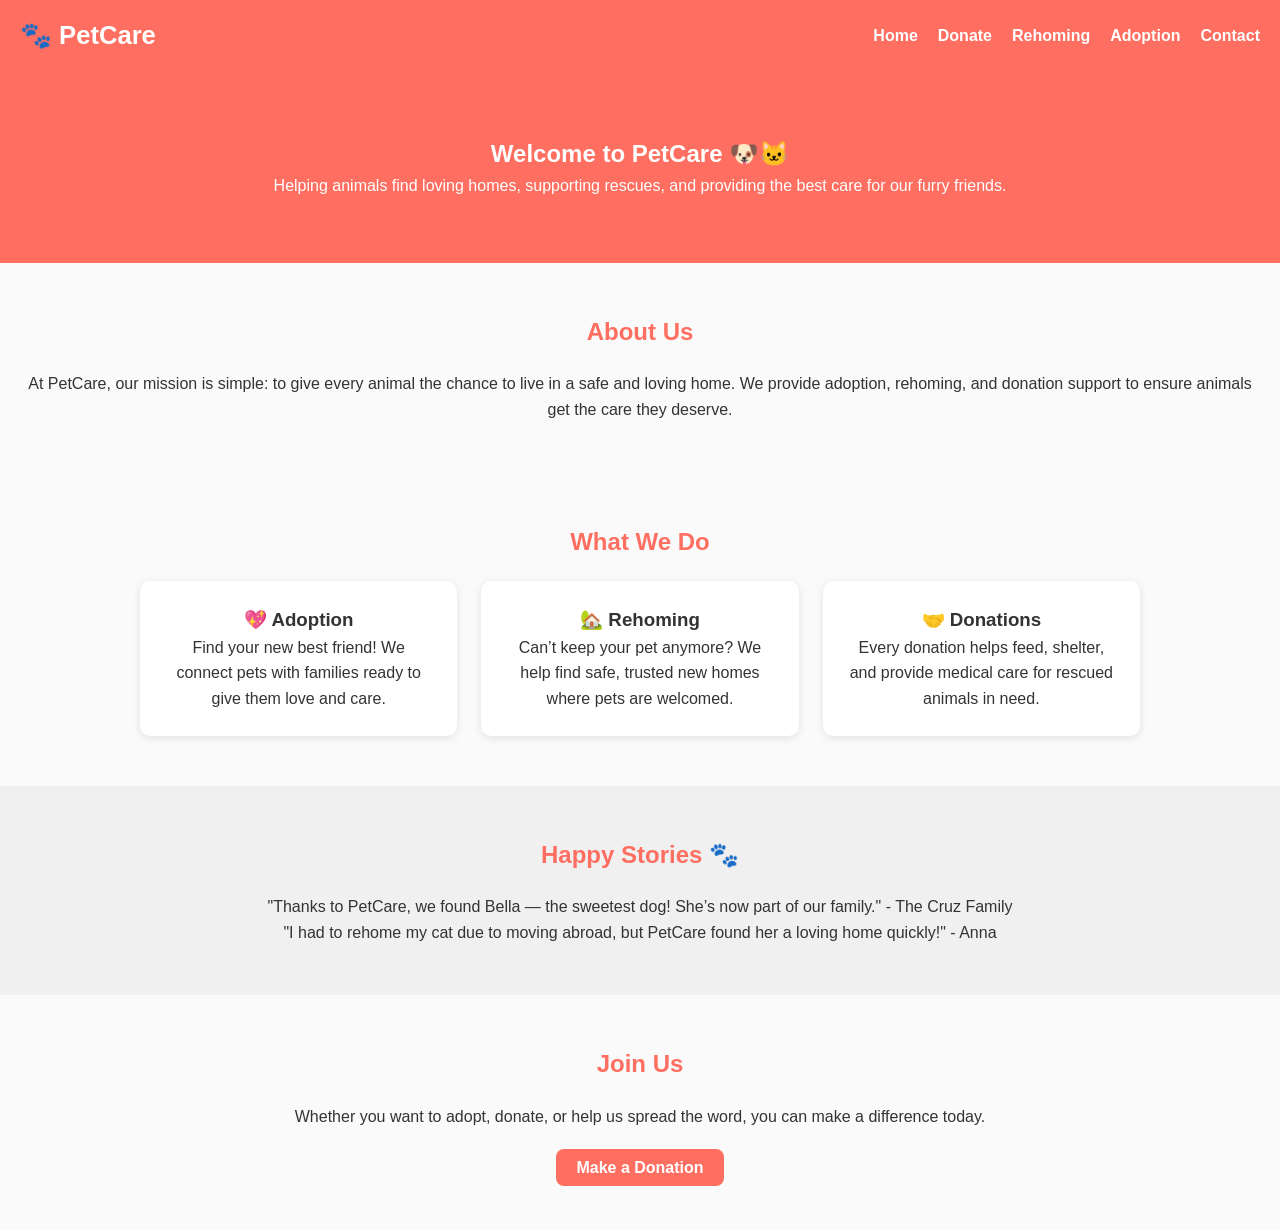
<file: index.html>
<!DOCTYPE html>
<html lang="en">
<head>
  <meta charset="UTF-8">
  <meta name="viewport" content="width=device-width, initial-scale=1.0">
  <title>PetCare - Home</title>
  <link rel="stylesheet" href="style.css">
</head>
<body>

  <!-- Navigation -->
  <header>
    <div class="logo">🐾 PetCare</div>
    <nav>
      <ul class="nav-links">
        <li><a href="index.html">Home</a></li>
        <li><a href="donate.html">Donate</a></li>
        <li><a href="rehome.html">Rehoming</a></li>
        <li><a href="adopt.html">Adoption</a></li>
        <li><a href="contact.html">Contact</a></li>
      </ul>
    </nav>
    <button class="menu-toggle">☰</button>
  </header>

  <!-- Hero Section -->
  <section style="background:#ff6f61; color:#fff; padding:4rem 2rem;">
    <h1>Welcome to PetCare 🐶🐱</h1>
    <p>Helping animals find loving homes, supporting rescues, and providing the best care for our furry friends.</p>
  </section>

  <!-- About Us -->
  <section>
    <h2>About Us</h2>
    <p>At PetCare, our mission is simple: to give every animal the chance to live in a safe and loving home. 
    We provide adoption, rehoming, and donation support to ensure animals get the care they deserve.</p>
  </section>

  <!-- Services -->
  <!-- Services -->
<section>
  <h2>What We Do</h2>
  <div class="services-grid">
    <a href="adopt.html" class="service-card">
      <h3>💖 Adoption</h3>
      <p>Find your new best friend! We connect pets with families ready to give them love and care.</p>
    </a>

    <a href="rehome.html" class="service-card">
      <h3>🏡 Rehoming</h3>
      <p>Can’t keep your pet anymore? We help find safe, trusted new homes where pets are welcomed.</p>
    </a>

    <a href="donate.html" class="service-card">
      <h3>🤝 Donations</h3>
      <p>Every donation helps feed, shelter, and provide medical care for rescued animals in need.</p>
    </a>
  </div>
</section>


  <!-- Testimonials -->
  <section style="background:#f0f0f0;">
    <h2>Happy Stories 🐾</h2>
    <p>"Thanks to PetCare, we found Bella — the sweetest dog! She’s now part of our family." - The Cruz Family</p>
    <p>"I had to rehome my cat due to moving abroad, but PetCare found her a loving home quickly!" - Anna</p>
  </section>

  <!-- Call to Action -->
  <section>
    <h2>Join Us</h2>
    <p>Whether you want to adopt, donate, or help us spread the word, you can make a difference today.</p> <br>
    <a href="donate.html" style="background:#ff6f61;color:#fff;padding:10px 20px;border-radius:8px;text-decoration:none;font-weight:bold;">Make a Donation</a>
  </section>

  <script src="script.js"></script>
</body>
</html>
</file>
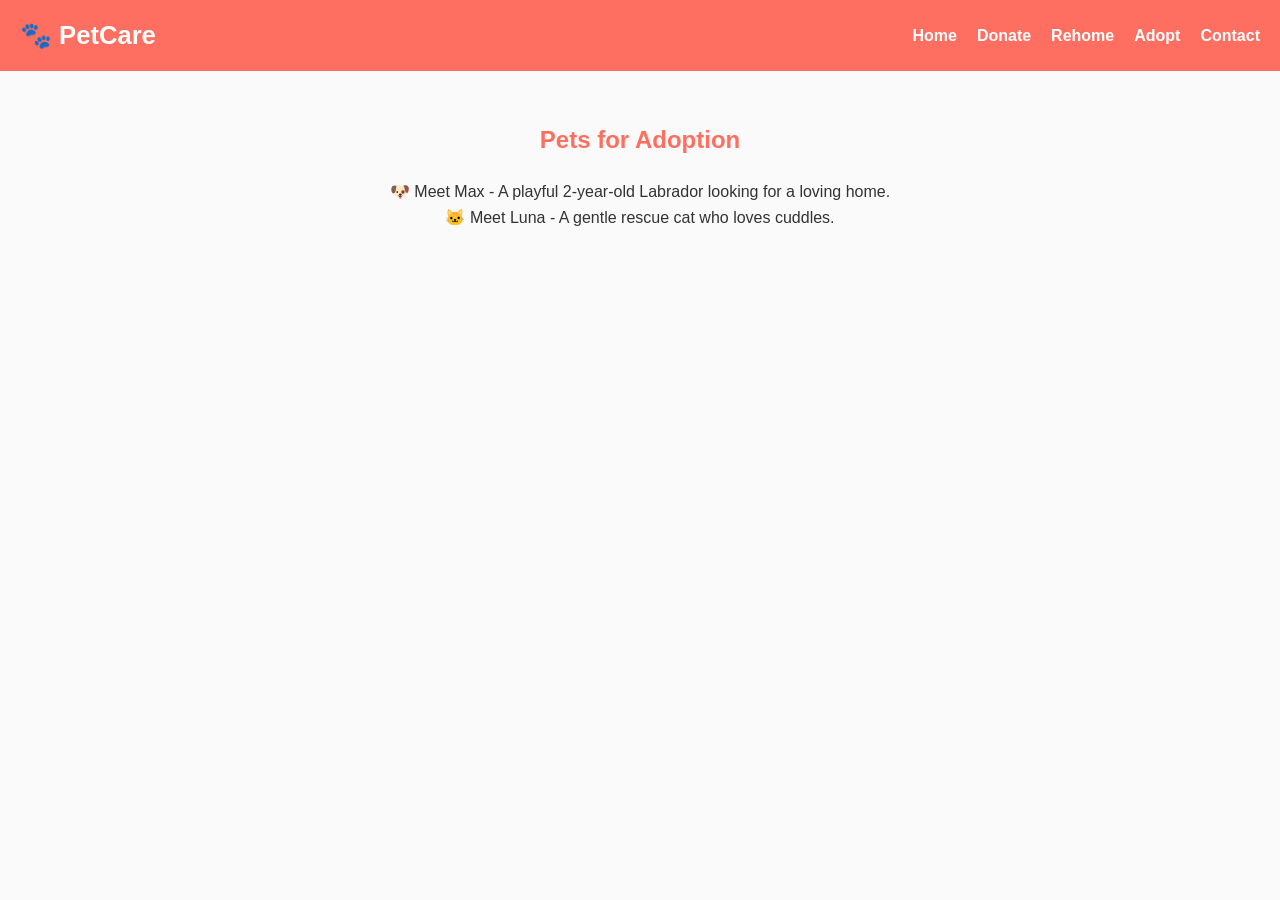
<file: adopt.html>
<!DOCTYPE html>
<html lang="en">
<head>
  <meta charset="UTF-8">
  <meta name="viewport" content="width=device-width, initial-scale=1.0">
  <title>PetCare - Adopt</title>
  <link rel="stylesheet" href="style.css">
</head>
<body>

  <header>
    <div class="logo">🐾 PetCare</div>
    <button class="menu-toggle">☰</button>
    <nav>
      <ul>
        <li><a href="index.html">Home</a></li>
        <li><a href="donate.html">Donate</a></li>
        <li><a href="rehome.html">Rehome</a></li>
        <li><a href="adopt.html" class="active">Adopt</a></li>
        <li><a href="contact.html">Contact</a></li>
      </ul>
    </nav>
  </header>

  <section>
    <h2>Pets for Adoption</h2>
    <p>🐶 Meet Max - A playful 2-year-old Labrador looking for a loving home.</p>
    <p>🐱 Meet Luna - A gentle rescue cat who loves cuddles.</p>
  </section>

  <script src="script.js"></script>
</body>
</html>
</file>
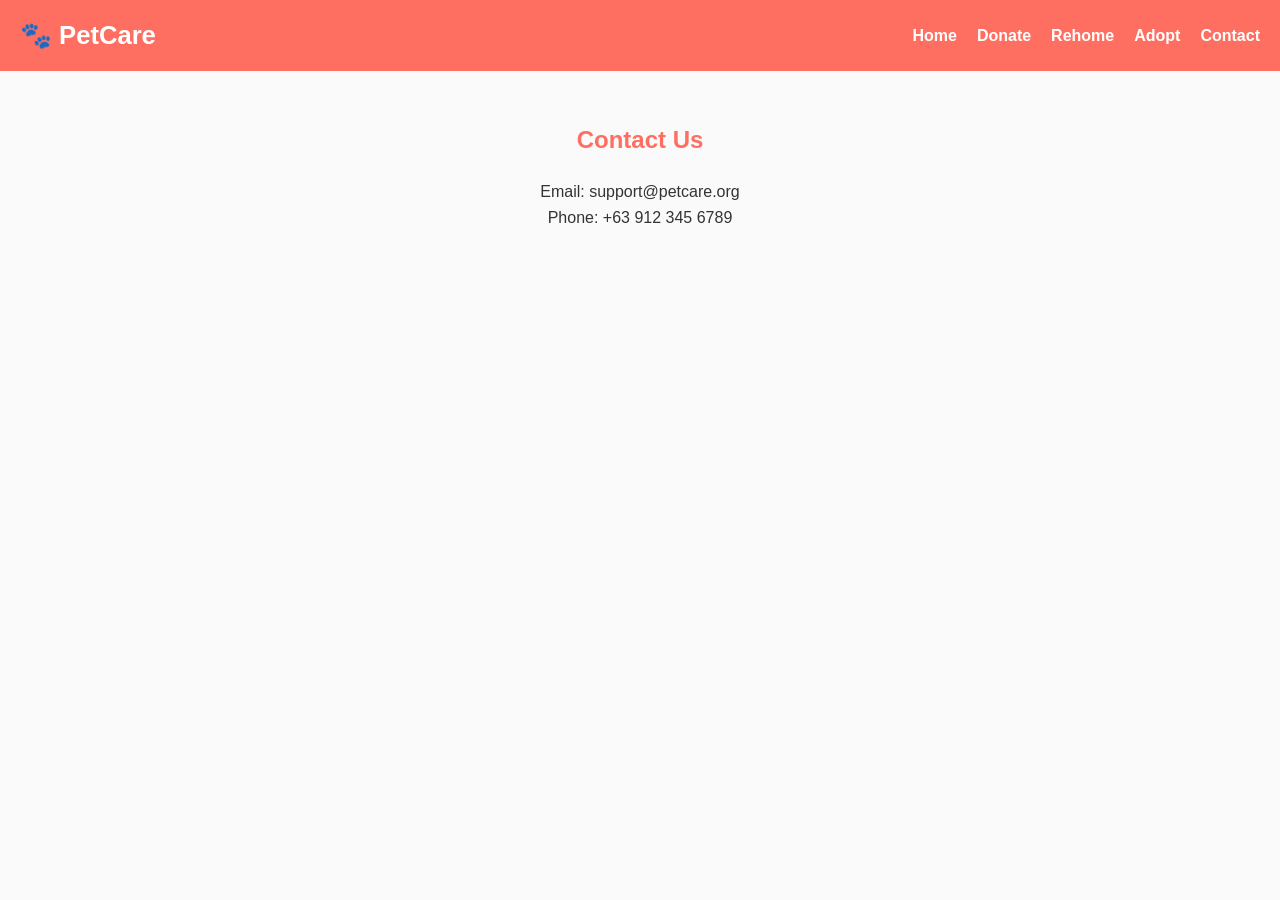
<file: contact.html>
<!DOCTYPE html>
<html lang="en">
<head>
  <meta charset="UTF-8">
  <meta name="viewport" content="width=device-width, initial-scale=1.0">
  <title>PetCare - Contact</title>
  <link rel="stylesheet" href="style.css">
</head>
<body>

  <header>
    <div class="logo">🐾 PetCare</div>
    <button class="menu-toggle">☰</button>
    <nav>
      <ul>
        <li><a href="index.html">Home</a></li>
        <li><a href="donate.html">Donate</a></li>
        <li><a href="rehome.html">Rehome</a></li>
        <li><a href="adopt.html">Adopt</a></li>
        <li><a href="contact.html" class="active">Contact</a></li>
      </ul>
    </nav>
  </header>

  <section>
    <h2>Contact Us</h2>
    <p>Email: support@petcare.org</p>
    <p>Phone: +63 912 345 6789</p>
  </section>

  <script src="script.js"></script>
</body>
</html>
</file>
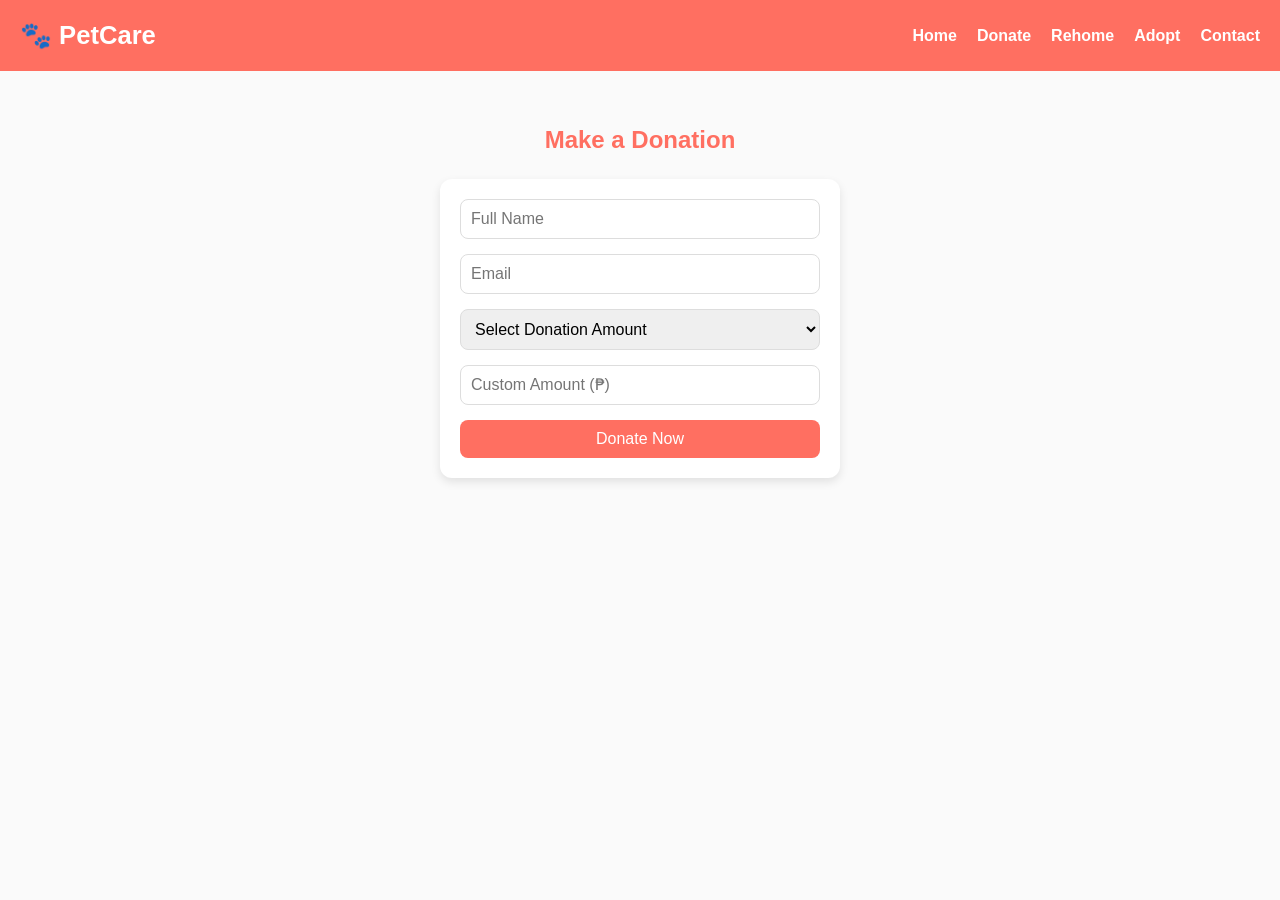
<file: donate.html>
<!DOCTYPE html>
<html lang="en">
<head>
  <meta charset="UTF-8">
  <meta name="viewport" content="width=device-width, initial-scale=1.0">
  <title>PetCare - Donate</title>
  <link rel="stylesheet" href="style.css">
</head>
<body>

  <header>
    <div class="logo">🐾 PetCare</div>
    <button class="menu-toggle">☰</button>
    <nav>
      <ul>
        <li><a href="index.html">Home</a></li>
        <li><a href="donate.html" class="active">Donate</a></li>
        <li><a href="rehome.html">Rehome</a></li>
        <li><a href="adopt.html">Adopt</a></li>
        <li><a href="contact.html">Contact</a></li>
      </ul>
    </nav>
  </header>

  <section>
    <h2>Make a Donation</h2>
    <form>
      <input type="text" placeholder="Full Name" required>
      <input type="email" placeholder="Email" required>
      <select required>
        <option value="">Select Donation Amount</option>
        <option value="100">₱100</option>
        <option value="500">₱500</option>
        <option value="1000">₱1000</option>
        <option value="custom">Custom Amount</option>
      </select>
      <input type="number" placeholder="Custom Amount (₱)" min="1">
      <button type="submit">Donate Now</button>
    </form>
  </section>

  <script src="script.js"></script>
</body>
</html>
</file>
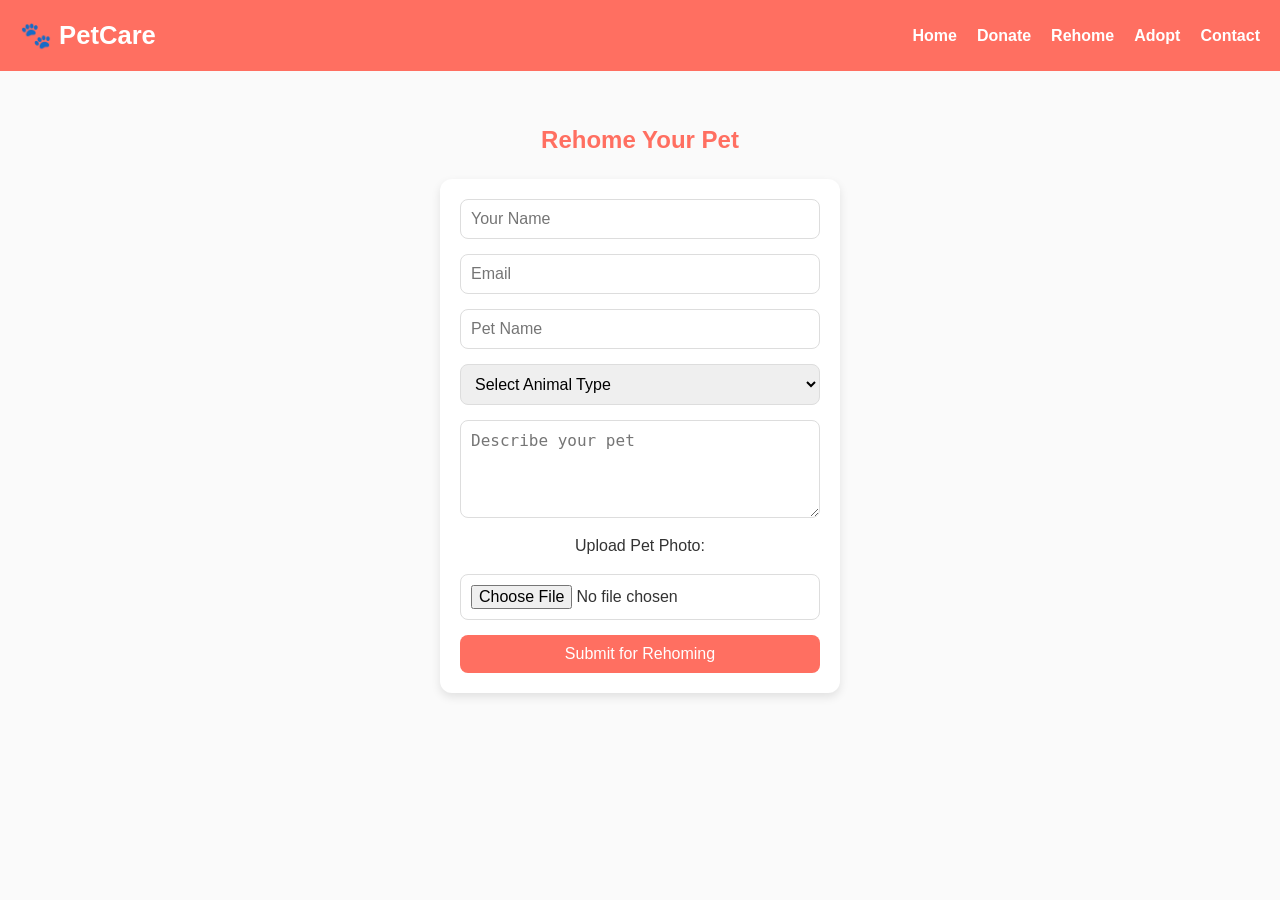
<file: rehome.html>
<!DOCTYPE html>
<html lang="en">
<head>
  <meta charset="UTF-8">
  <meta name="viewport" content="width=device-width, initial-scale=1.0">
  <title>PetCare - Rehome</title>
  <link rel="stylesheet" href="style.css">
</head>
<body>

  <header>
    <div class="logo">🐾 PetCare</div>
    <button class="menu-toggle">☰</button>
    <nav>
      <ul>
        <li><a href="index.html">Home</a></li>
        <li><a href="donate.html">Donate</a></li>
        <li><a href="rehome.html" class="active">Rehome</a></li>
        <li><a href="adopt.html">Adopt</a></li>
        <li><a href="contact.html">Contact</a></li>
      </ul>
    </nav>
  </header>

  <section>
    <h2>Rehome Your Pet</h2>
    <form>
      <input type="text" placeholder="Your Name" required>
      <input type="email" placeholder="Email" required>
      <input type="text" placeholder="Pet Name" required>
      <select required>
        <option value="">Select Animal Type</option>
        <option value="dog">Dog</option>
        <option value="cat">Cat</option>
        <option value="other">Other</option>
      </select>
      <textarea placeholder="Describe your pet" rows="4" required></textarea>
      <label>Upload Pet Photo:</label>
      <input type="file" accept="image/*" required>
      <button type="submit">Submit for Rehoming</button>
    </form>
  </section>

  <script src="script.js"></script>
</body>
</html>
</file>
<file: style.css>
/* Reset */
* {
  margin: 0;
  padding: 0;
  box-sizing: border-box;
}

body {
  font-family: 'Segoe UI', Arial, sans-serif;
  background: #fafafa;
  color: #333;
  line-height: 1.6;
}

/* Header */
header {
  background: #ff6f61;
  color: white;
  display: flex;
  justify-content: space-between;
  align-items: center;
  padding: 15px 20px;
  position: sticky;
  top: 0;
  z-index: 1000;
}

header .logo {
  font-size: 1.6rem;
  font-weight: bold;
}

nav ul {
  list-style: none;
  display: flex;
  gap: 20px;
}

nav ul li a {
  color: white;
  text-decoration: none;
  font-weight: bold;
  transition: color 0.3s;
}

nav ul li a:hover {
  color: #ffe4e1;
}

.menu-toggle {
  display: none;
  background: none;
  border: none;
  font-size: 2rem;
  color: white;
  cursor: pointer;
}

/* Sections */
section {
  padding: 50px 20px;
  text-align: center;
}

section h2 {
  margin-bottom: 20px;
  color: #ff6f61;
}

form {
  max-width: 400px;
  margin: auto;
  display: flex;
  flex-direction: column;
  gap: 15px;
  background: #fff;
  padding: 20px;
  border-radius: 12px;
  box-shadow: 0 4px 10px rgba(0,0,0,0.1);
}

form input,
form select,
form textarea,
form button {
  padding: 10px;
  border: 1px solid #ddd;
  border-radius: 8px;
  font-size: 1rem;
}

form button {
  background: #ff6f61;
  color: white;
  border: none;
  cursor: pointer;
  transition: background 0.3s;
}

form button:hover {
  background: #e85c50;
}

/* Mobile */
@media (max-width: 768px) {
  nav ul {
    display: none;
    flex-direction: column;
    background: #ff6f61;
    position: absolute;
    top: 60px;
    right: 20px;
    width: 200px;
    padding: 15px;
    border-radius: 12px;
    box-shadow: 0 4px 12px rgba(0,0,0,0.2);
  }

  nav ul.active {
    display: flex;
  }

  .menu-toggle {
    display: block;
  }
}
.services-grid {
  display: grid;
  grid-template-columns: repeat(auto-fit, minmax(250px, 1fr));
  gap: 1.5rem;
  max-width: 1000px;
  margin: auto;
}

.service-card {
  display: block;
  background: #fff;
  padding: 1.5rem;
  border-radius: 10px;
  box-shadow: 0 2px 8px rgba(0, 0, 0, 0.1);
  text-decoration: none;
  color: inherit;
  transition: transform 0.2s ease, box-shadow 0.2s ease;
}

.service-card:hover {
  transform: translateY(-5px);
  box-shadow: 0 4px 12px rgba(0, 0, 0, 0.15);
}
</file>
